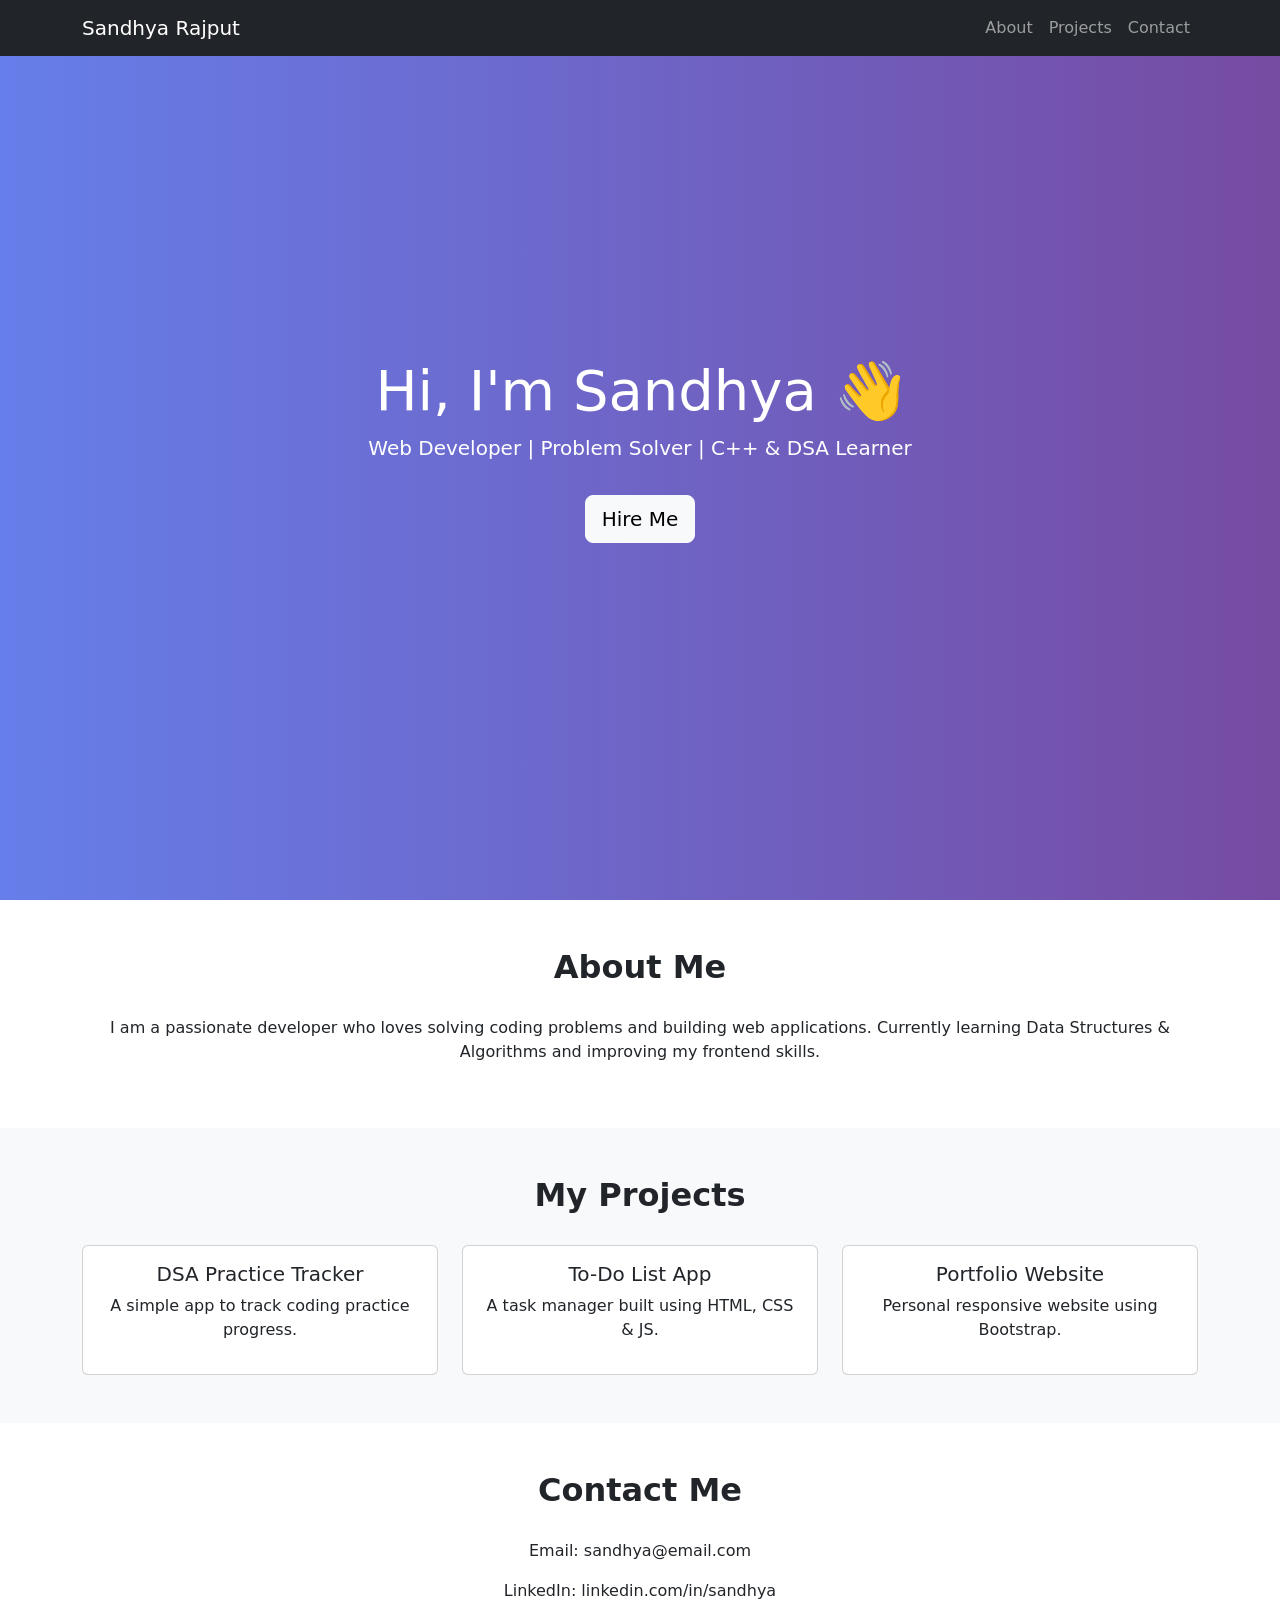
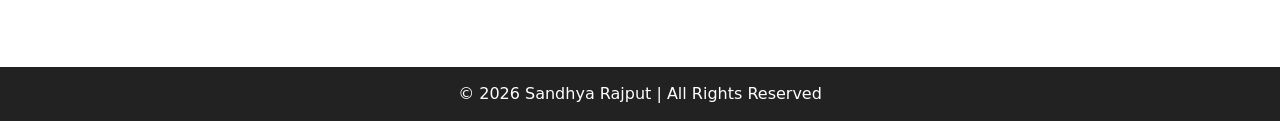
<file: index.html>
<!DOCTYPE html>
<html lang="en">
<head>
    <meta charset="UTF-8">
    <title>Sandhya Rajput | Portfolio</title>
    <meta name="viewport" content="width=device-width, initial-scale=1">

    <!-- Bootstrap CSS -->
    <link href="https://cdn.jsdelivr.net/npm/bootstrap@5.3.2/dist/css/bootstrap.min.css" rel="stylesheet">

    <style>
        body {
            scroll-behavior: smooth;
        }
        .hero {
            height: 100vh;
            background: linear-gradient(to right, #667eea, #764ba2);
            color: white;
            display: flex;
            align-items: center;
            text-align: center;
        }
        .section-title {
            font-weight: bold;
            margin-bottom: 30px;
        }
        .card:hover {
            transform: scale(1.05);
            transition: 0.3s;
        }
        footer {
            background-color: #222;
            color: white;
            padding: 15px;
        }
    </style>
</head>

<body>

<!-- Navbar -->
<nav class="navbar navbar-expand-lg navbar-dark bg-dark fixed-top">
    <div class="container">
        <a class="navbar-brand" href="#">Sandhya Rajput</a>
        <button class="navbar-toggler" type="button" data-bs-toggle="collapse" data-bs-target="#navbarNav">
            <span class="navbar-toggler-icon"></span>
        </button>

        <div class="collapse navbar-collapse" id="navbarNav">
            <ul class="navbar-nav ms-auto">
                <li class="nav-item"><a class="nav-link" href="#about">About</a></li>
                <li class="nav-item"><a class="nav-link" href="#projects">Projects</a></li>
                <li class="nav-item"><a class="nav-link" href="#contact">Contact</a></li>
            </ul>
        </div>
    </div>
</nav>

<!-- Hero Section -->
<section class="hero">
    <div class="container">
        <h1 class="display-4">Hi, I'm Sandhya 👋</h1>
        <p class="lead">Web Developer | Problem Solver | C++ & DSA Learner</p>
        <a href="#contact" class="btn btn-light btn-lg mt-3">Hire Me</a>
    </div>
</section>

<!-- About Section -->
<section id="about" class="py-5">
    <div class="container text-center">
        <h2 class="section-title">About Me</h2>
        <p>
            I am a passionate developer who loves solving coding problems and building web applications.
            Currently learning Data Structures & Algorithms and improving my frontend skills.
        </p>
    </div>
</section>

<!-- Projects Section -->
<section id="projects" class="py-5 bg-light">
    <div class="container text-center">
        <h2 class="section-title">My Projects</h2>

        <div class="row">
            <div class="col-md-4">
                <div class="card p-3">
                    <h5>DSA Practice Tracker</h5>
                    <p>A simple app to track coding practice progress.</p>
                </div>
            </div>

            <div class="col-md-4">
                <div class="card p-3">
                    <h5>To-Do List App</h5>
                    <p>A task manager built using HTML, CSS & JS.</p>
                </div>
            </div>

            <div class="col-md-4">
                <div class="card p-3">
                    <h5>Portfolio Website</h5>
                    <p>Personal responsive website using Bootstrap.</p>
                </div>
            </div>
        </div>
    </div>
</section>

<!-- Contact Section -->
<section id="contact" class="py-5">
    <div class="container text-center">
        <h2 class="section-title">Contact Me</h2>
        <p>Email: sandhya@email.com</p>
        <p>LinkedIn: linkedin.com/in/sandhya</p>
    </div>
</section>

<!-- Footer -->
<footer class="text-center">
    © 2026 Sandhya Rajput | All Rights Reserved
</footer>

<!-- Bootstrap JS -->
<script src="https://cdn.jsdelivr.net/npm/bootstrap@5.3.2/dist/js/bootstrap.bundle.min.js"></script>

</body>
</html>
</file>
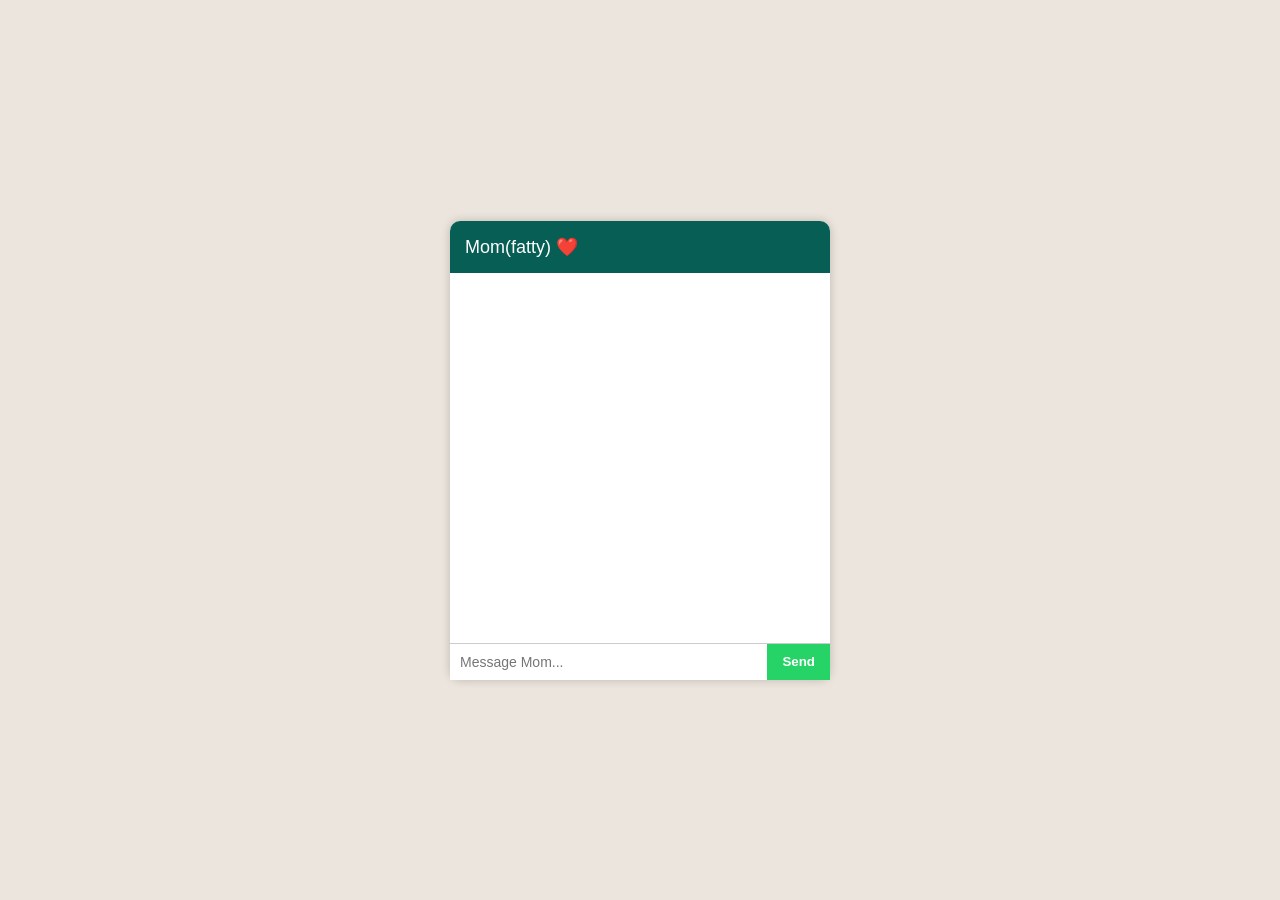
<file: DAY-10/INDEX.HTML>
<!DOCTYPE html>
<html>
<head>
<title>Chat With Mom ❤️</title>

<style>

body{
font-family: Arial;
background:#ece5dd;
display:flex;
justify-content:center;
align-items:center;
height:100vh;
margin:0;
}

#chatbox{
width:380px;
background:white;
border-radius:10px;
box-shadow:0 0 10px rgba(0,0,0,0.2);
display:flex;
flex-direction:column;
}

#header{
background:#075e54;
color:white;
padding:15px;
font-size:18px;
border-radius:10px 10px 0 0;
}

#messages{
height:350px;
overflow-y:auto;
padding:10px;
display:flex;
flex-direction:column;
}

.user{
align-self:flex-end;
background:#dcf8c6;
padding:8px;
margin:5px;
border-radius:8px;
max-width:70%;
}

.mom{
align-self:flex-start;
background:#f1f0f0;
padding:8px;
margin:5px;
border-radius:8px;
max-width:70%;
}

#inputArea{
display:flex;
border-top:1px solid #ccc;
}

#userInput{
flex:1;
padding:10px;
border:none;
outline:none;
font-size:14px;
}

button{
background:#25d366;
border:none;
padding:10px 15px;
cursor:pointer;
color:white;
font-weight:bold;
}

</style>
</head>

<body>

<div id="chatbox">

<div id="header">Mom(fatty) ❤️</div>

<div id="messages"></div>

<div id="inputArea">
<input id="userInput" placeholder="Message Mom...">
<button onclick="sendMessage()">Send</button>
</div>

</div>

<script>

const API_KEY = "your_api_key_here";

const SYSTEM_PROMPT =
"You are a loving mother. Talk to your child with warmth, care, and kindness like a real mom.";

async function sendMessage(){

const input = document.getElementById("userInput");
const message = input.value.trim();

if(message === "") return;

const messagesDiv = document.getElementById("messages");

messagesDiv.innerHTML += `<div class="user">${message}</div>`;

input.value = "";

messagesDiv.innerHTML += `<div class="mom" id="typing">Mom is typing...</div>`;

messagesDiv.scrollTop = messagesDiv.scrollHeight;

try{

const response = await fetch(
`https://generativelanguage.googleapis.com/v1beta/models/gemini-2.5-flash:generateContent?key=${API_KEY}`,
{
method:"POST",
headers:{
"Content-Type":"application/json"
},
body:JSON.stringify({
contents:[
{
parts:[
{ text: SYSTEM_PROMPT + "\nChild: " + message }
]
}
]
})
}
);

const data = await response.json();

document.getElementById("typing").remove();

const reply =
data.candidates?.[0]?.content?.parts?.[0]?.text || "Mom didn't reply.";

messagesDiv.innerHTML += `<div class="mom">${reply}</div>`;

messagesDiv.scrollTop = messagesDiv.scrollHeight;

}catch(error){

document.getElementById("typing").remove();

messagesDiv.innerHTML += `<div class="mom">Mom is offline 😢</div>`;

console.error(error);

}

}

document.getElementById("userInput").addEventListener("keypress",function(e){
if(e.key === "Enter"){
sendMessage();
}
});

</script>

</body>
</html>
</file>
